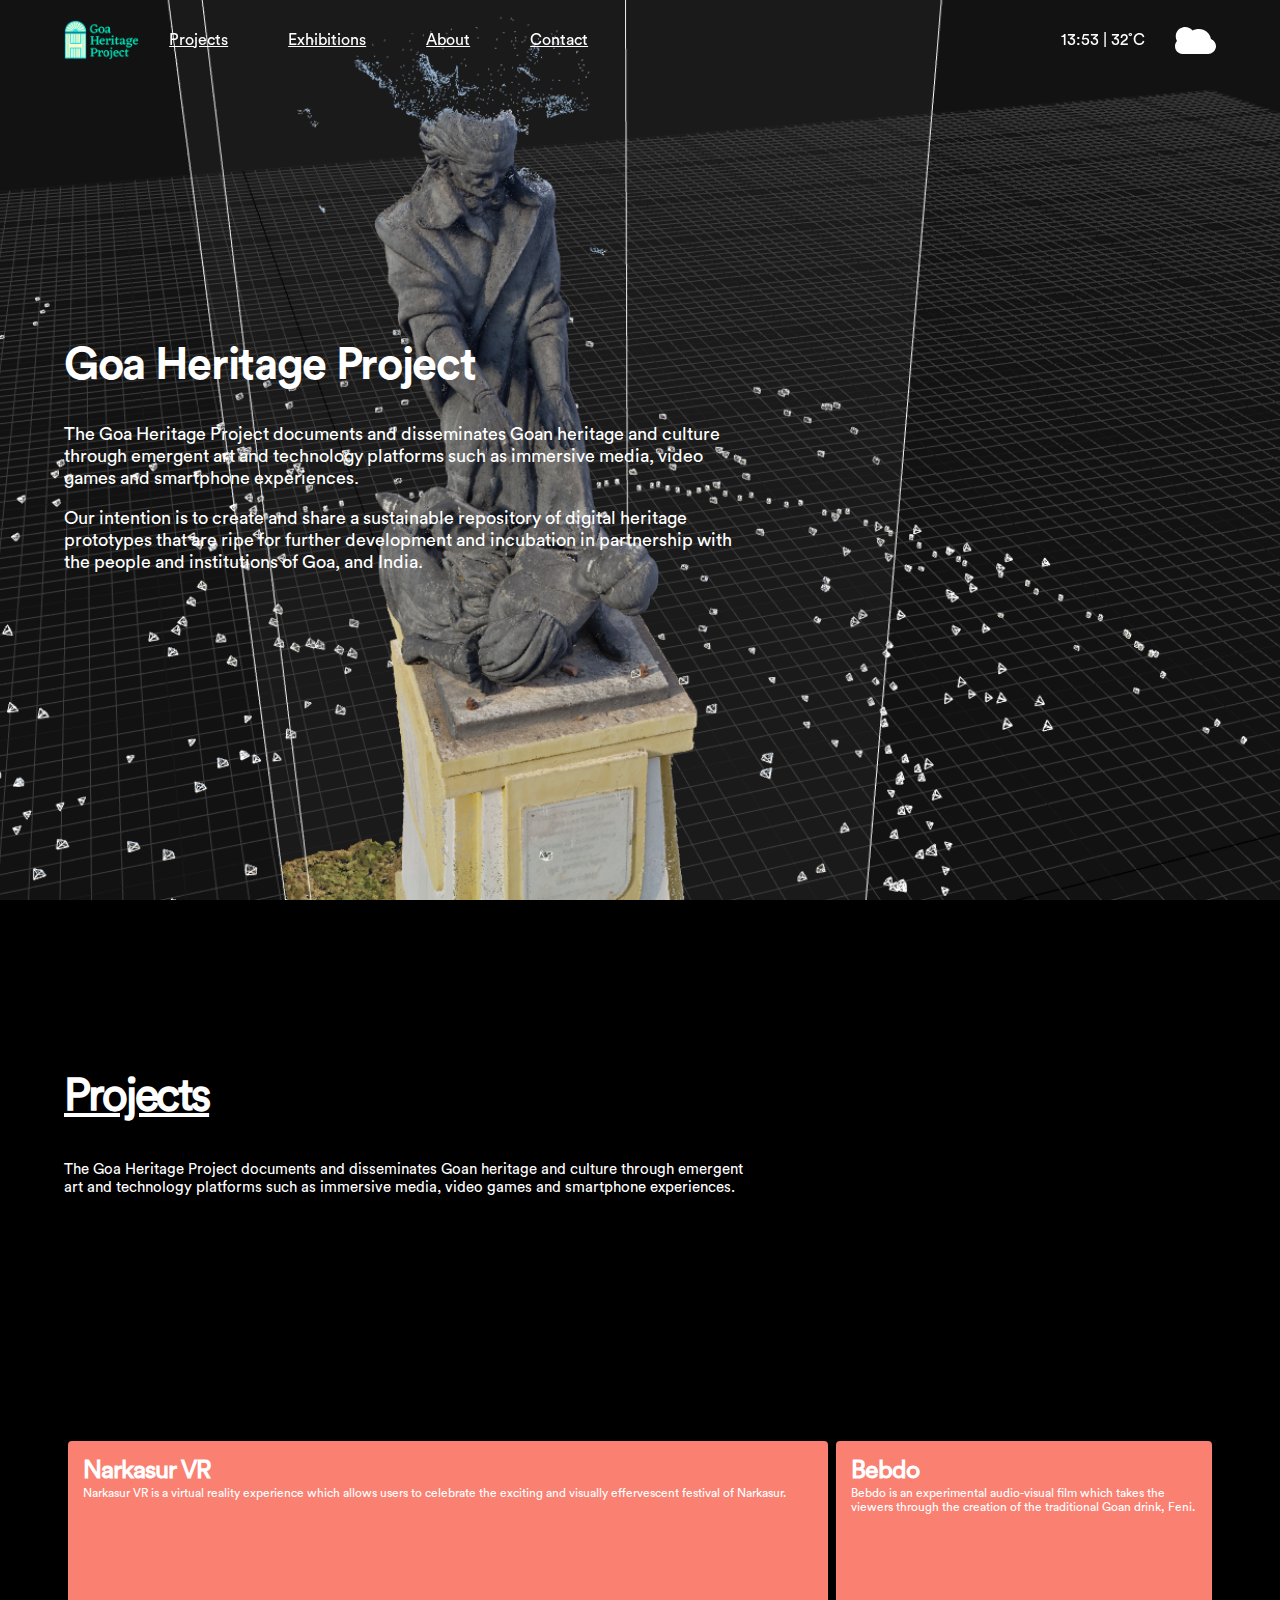
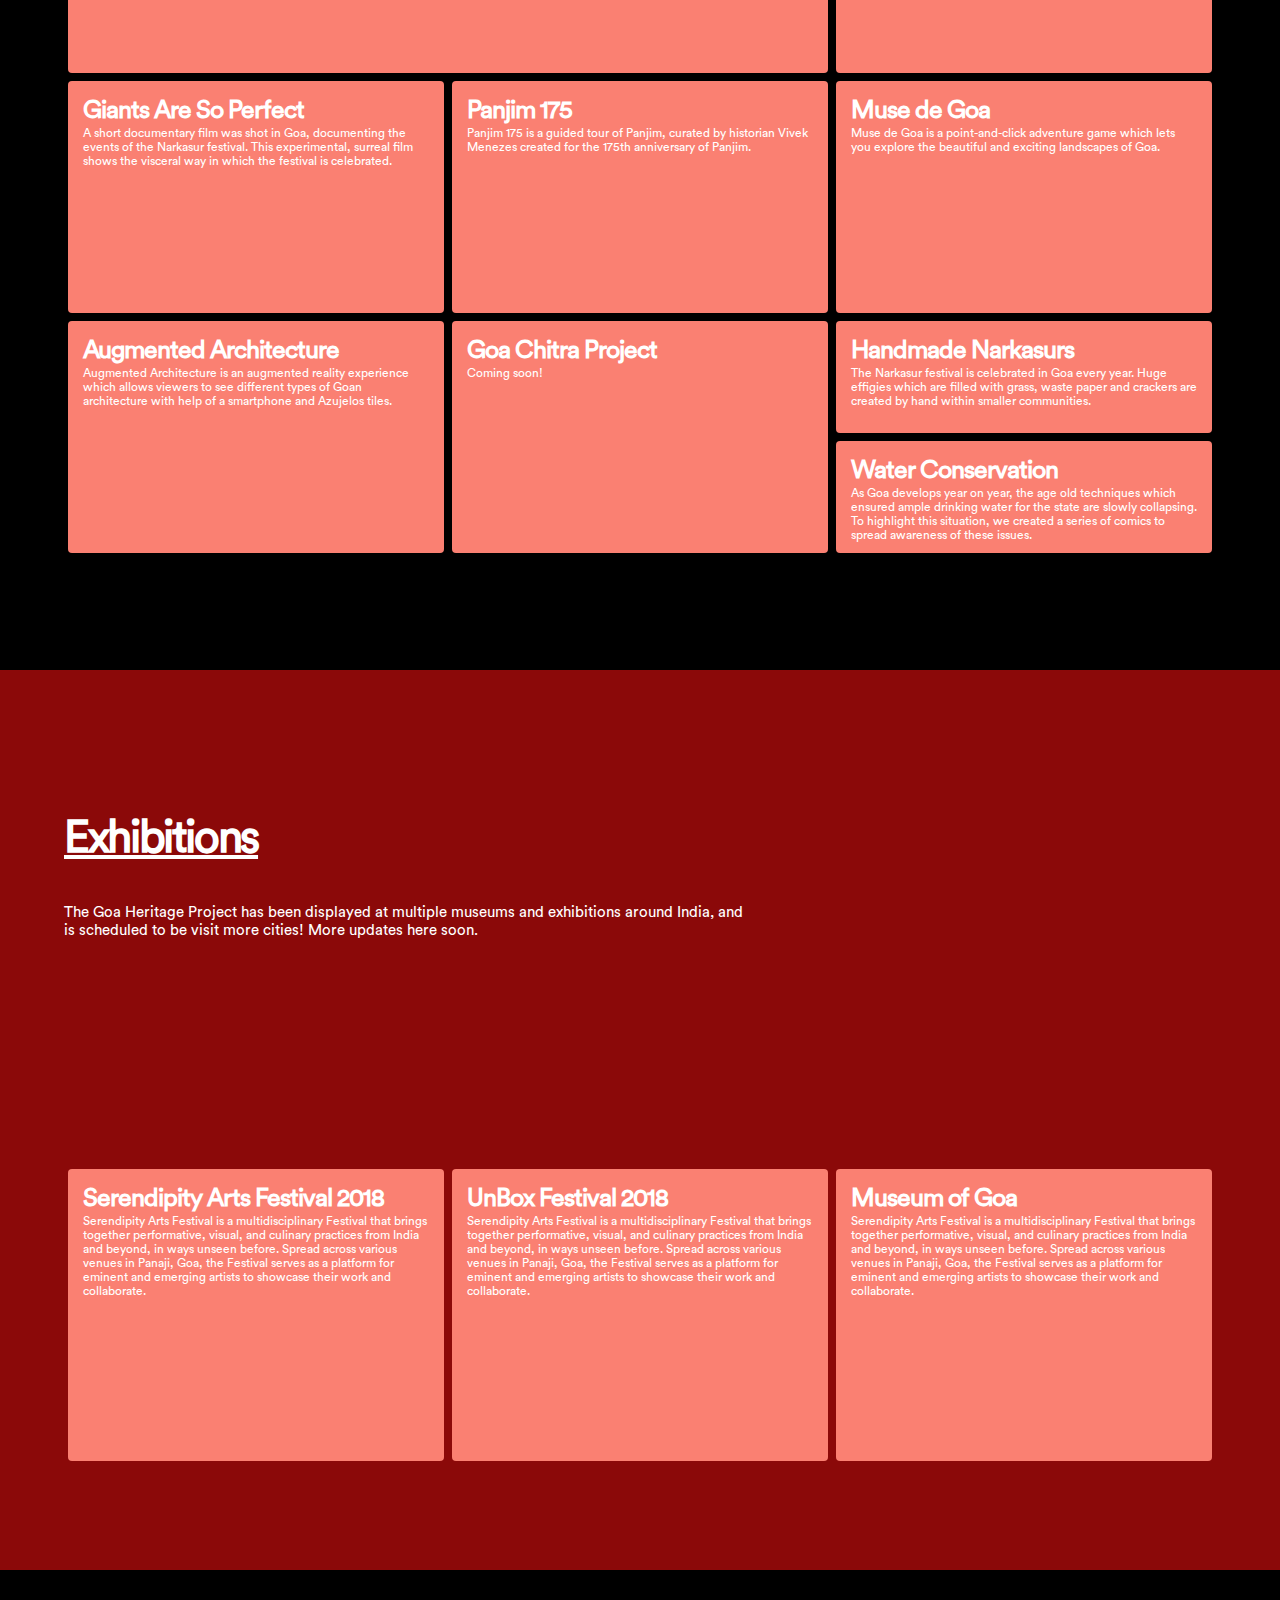
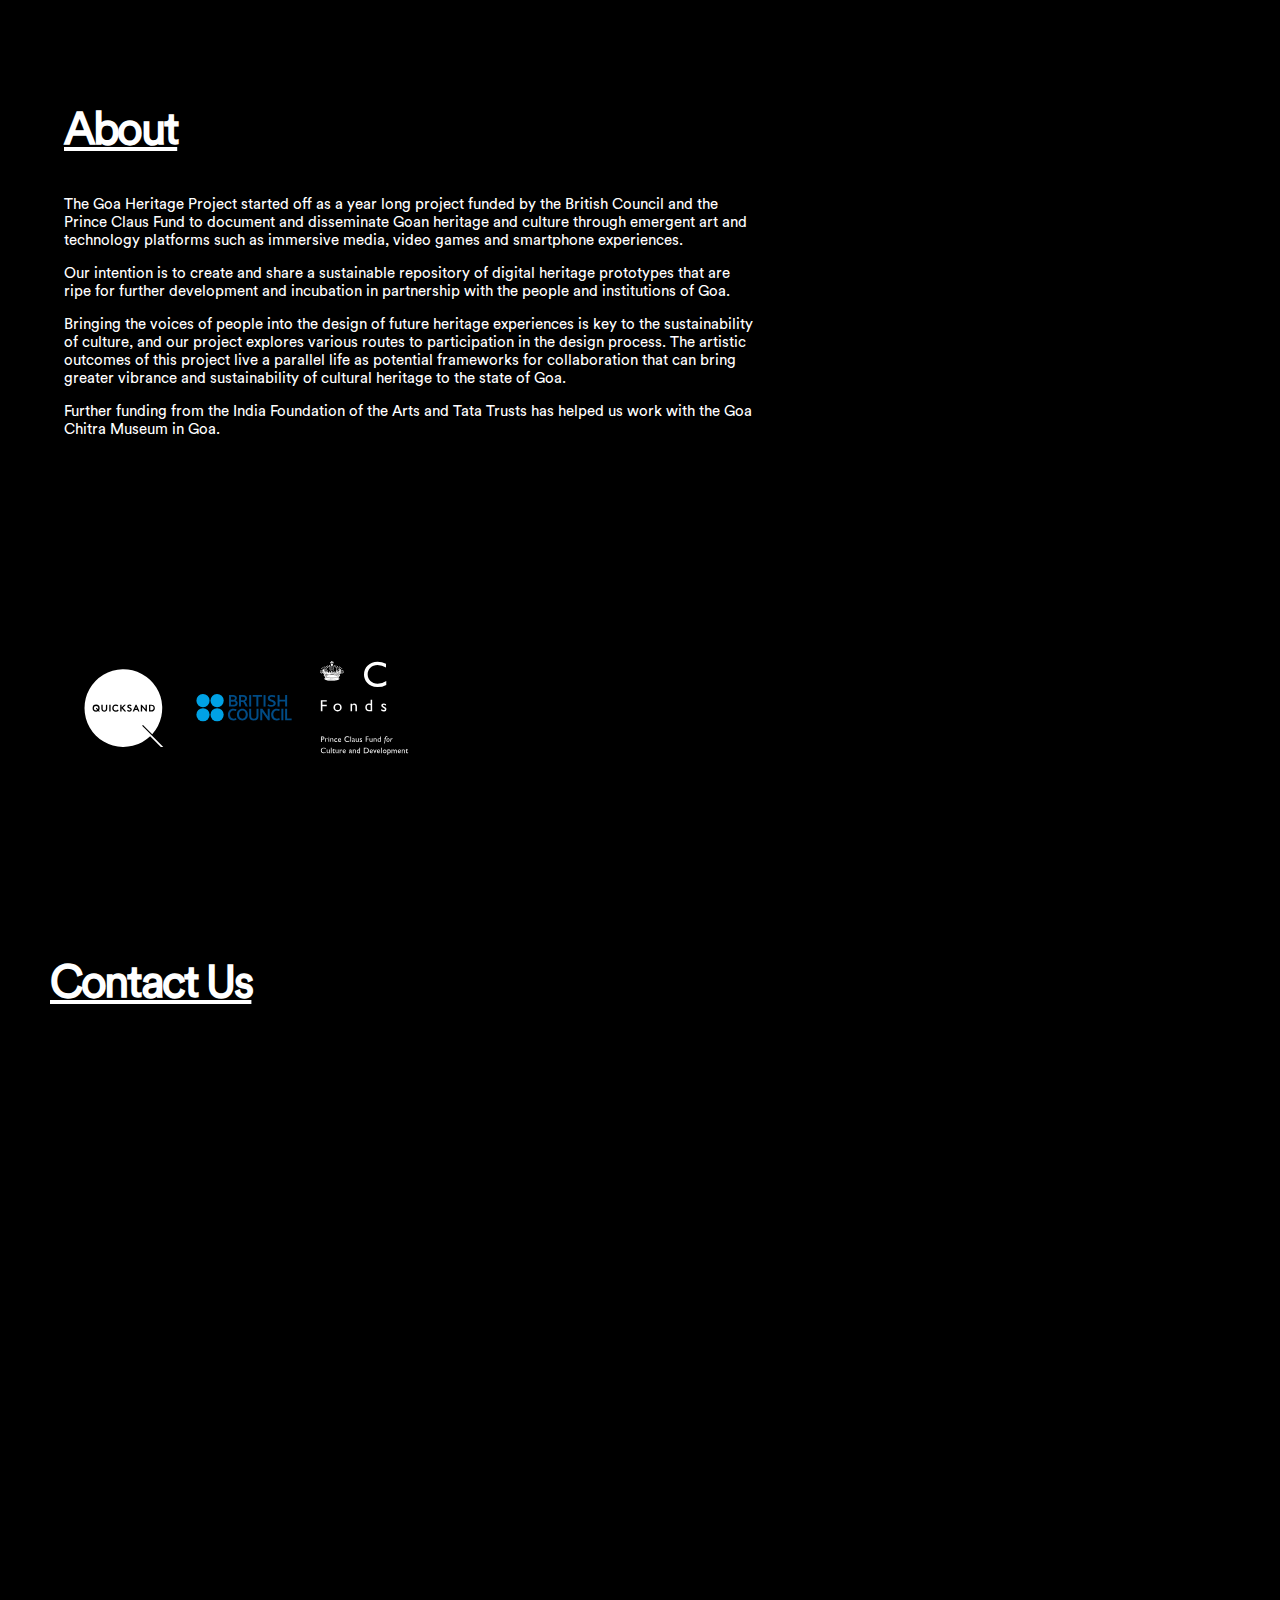
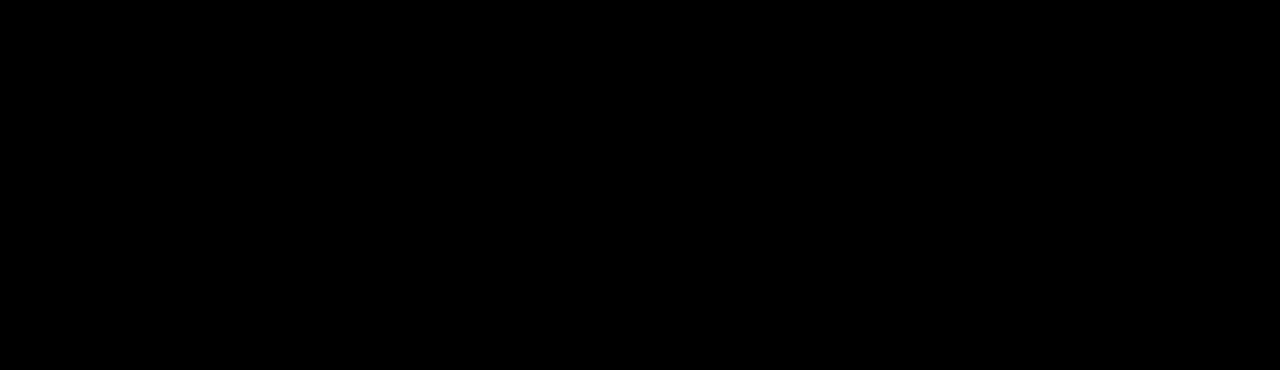
<file: index.html>
<!DOCTYPE html>
<html lang="en">
<head>
	<meta charset="utf-8">
	
	<meta http-equiv="x-ua-compatible" content="ie=edge">
	
	<title>Goa Heritage Project</title>
	
	<meta name="description" content="">
	
	<meta name="viewport" content="width=device-width, initial-scale=1.0">
		
	<!--	<script src="" type="text/javascript"></script>-->
		  <link rel="stylesheet" href="home.css">
</head>
<body>
	<div class="navigation">
		<div class="navigation-container">
			<div class="navbar">
				<img src="ghp_logo.png" class="logo" /></a>
				<a href="#" class="w-nav-link">Projects</a>
				<a href="#" class="w-nav-link">Exhibitions</a>
				<a href="#" class="w-nav-link">About</a>
				<a href="#" class="w-nav-link">Contact</a></div>
			
			<div class="temp"><a href="#" class="w-nav-link">13:53	 	| 	32˚C</a>
				
				<svg width="41px" height="27px" viewBox="0 0 41 27" version="1.1" xmlns="http://www.w3.org/2000/svg" xmlns:xlink="http://www.w3.org/1999/xlink" class="cloud">
					<g id="Page-1" stroke="none" stroke-width="0" fill="none" fill-rule="evenodd">
						<g id="Desktop-HD-Copy" transform="translate(-1298.000000, -45.000000)" fill="#FFFFFF" fill-rule="nonzero">
							<g id="Group-2" transform="translate(79.000000, 18.000000)">
								<path d="M1255.00254,38.8856057 C1254.16754,35.0202315 1251.54136,31.7720954 1247.91732,30.1224064 C1244.29328,28.4727173 1240.09639,28.6149443 1236.59448,30.5061229 C1233.50047,26.6952392 1227.9746,25.8744179 1223.88958,28.6189178 C1219.80455,31.3634176 1218.52669,36.7552835 1220.95157,41.0157173 C1218.91891,43.3213877 1218.42833,46.5898662 1219.69582,49.3822269 C1220.96332,52.1745875 1223.75635,53.9785766 1226.84531,54 L1252.12678,54 C1255.91486,53.9866938 1259.1603,51.3100553 1259.86237,47.6201588 C1260.56443,43.9302622 1258.52551,40.2657132 1255.00254,38.8856057 L1255.00254,38.8856057 Z" id="Path"></path>
							</g>
						</g>
					</g>
				</svg>
			</div>
		</div>
	</div>
	
	<!--Top Section-->
	
	<div class="top-section">
		<div class="top-container">
			<div class="top-text-container">
				<h1>Goa Heritage Project</h1>
				
				<p class="regular">The Goa Heritage Project documents and disseminates Goan heritage and culture through emergent art and technology platforms such as immersive media, video games and smartphone experiences.</p>
				
				<p class="strong">Our intention is to create and share a sustainable repository of digital heritage prototypes that are ripe for further development and incubation in partnership with the people and institutions of Goa, and India.</p>
			</div>
		</div>
	</div>
	
	<!--Projects Section-->
	
	<div class="project-section">
		<div class="project-container">
			<div class="project-text-container">
				<h2>Projects</h2>
				
				<p>The Goa Heritage Project documents and disseminates Goan heritage and culture through emergent art and technology platforms such as immersive media, video games and smartphone experiences.</p>
			</div>
			
			<div class="project-grid">
				<div class="project1">
					<div class="proj-title">
						<h2>Narkasur VR</h2>
						
						<p>Narkasur VR is a virtual reality experience which allows users to celebrate the exciting and visually effervescent festival of Narkasur.</p>
					</div>
				</div>
				
				<div class="project2">
					<div class="proj-title">
						<h2>Giants Are So Perfect</h2>
						
						<p>A short documentary film was shot in Goa, documenting the events of the Narkasur festival. This experimental, surreal film shows the visceral way in which the festival is celebrated.</p>
					</div>
				</div>
				
				<div class="project3">
					<div class="proj-title">
						<h2>Bebdo</h2>
						
						<p>Bebdo is an experimental audio-visual film which takes the viewers through the creation of the traditional Goan drink, Feni.</p>
					</div>
				</div>
				
				<div class="project4">
					<div class="proj-title">
						<h2>Panjim 175</h2>
						
						<p>Panjim 175 is a guided tour of Panjim, curated by historian Vivek Menezes created for the 175th anniversary of Panjim.</p>
					</div>
				</div>
				
				<div class="project5">
					<div class="proj-title">
						<h2>Muse de Goa</h2>
						
						<p>Muse de Goa is a point-and-click adventure game which lets you explore the beautiful and exciting landscapes of Goa.</p>
					</div>
				</div>
				
				<div class="project6">
					<div class="proj-title">
						<h2>Handmade Narkasurs</h2>
						
						<p>The Narkasur festival is celebrated in Goa every year. Huge effigies which are filled with grass, waste paper and crackers are created by hand within smaller communities.</p>
					</div>
				</div>
				
				<div class="project7">
					<div class="proj-title">
						<h2>Augmented Architecture</h2>
						
						<p>Augmented Architecture is an augmented reality experience which allows viewers to see different types of Goan architecture with help of a smartphone and Azujelos tiles.</p>
					</div>
				</div>
				
				<div class="project8">
					<div class="proj-title">
						<h2>Goa Chitra Project</h2>
						
						<p>Coming soon!</p>
					</div>
				</div>
				
				<div class="project9">
					<div class="proj-title">
						<h2>Water Conservation</h2>
						
						<p>As Goa develops year on year, the age old techniques which ensured ample drinking water for the state are slowly collapsing. To highlight this situation, we created a series of comics to spread awareness of these issues.</p>
					</div>
				</div>
			</div>
		</div>
	</div>
	
	<div class="exhibition-section">
		<div class="exhibition-container">
			<div class="project-text-container">
				<h2>Exhibitions</h2>
				
				<p>The Goa Heritage Project has been displayed at multiple museums and exhibitions around India, and is scheduled to be visit more cities! More updates here soon.</p>
			</div>
			
			<div class="exhib-grid">
				<div class="exhib1">
					<div class="exhib-title">
						<h2>Serendipity Arts Festival 2018</h2>
						
						<p>Serendipity Arts Festival is a multidisciplinary Festival that brings together performative, visual, and culinary practices from India and beyond, in ways unseen before. Spread across various venues in Panaji, Goa, the Festival serves as a platform for eminent and emerging artists to showcase their work and collaborate.</p>
					</div>
				</div>
				
				<div class="exhib2">
					<div class="exhib-title">
						<h2>UnBox Festival 2018</h2>
						
						<p>Serendipity Arts Festival is a multidisciplinary Festival that brings together performative, visual, and culinary practices from India and beyond, in ways unseen before. Spread across various venues in Panaji, Goa, the Festival serves as a platform for eminent and emerging artists to showcase their work and collaborate.</p>
					</div>
				</div>
				
				<div class="exhib3">
					<div class="exhib-title">
						<h2>Museum of Goa</h2>
						
						<p>Serendipity Arts Festival is a multidisciplinary Festival that brings together performative, visual, and culinary practices from India and beyond, in ways unseen before. Spread across various venues in Panaji, Goa, the Festival serves as a platform for eminent and emerging artists to showcase their work and collaborate.</p>
					</div>
				</div>
			</div>
		</div>
	</div>
	
	<div class="about-section">
		<div class="about-container">
			<div class="project-text-container">
				<h2>About</h2>
				
				<p>The Goa Heritage Project started off as a year long project funded by the British Council and the Prince Claus Fund to document and disseminate Goan heritage and culture through emergent art and technology platforms such as immersive media, video games and smartphone experiences.</p>
				
				<p>Our intention is to create and share a sustainable repository of digital heritage prototypes that are ripe for further development and incubation in partnership with the people and institutions of Goa.</p>
				
				<p>Bringing the voices of people into the design of future heritage experiences is key to the sustainability of culture, and our project explores various routes to participation in the design process. The artistic outcomes of this project live a parallel life as potential frameworks for collaboration that can bring greater vibrance and sustainability of cultural heritage to the state of Goa.</p>
				
				<p>Further funding from the India Foundation of the Arts and Tata Trusts has helped us work with the Goa Chitra Museum in Goa.</p>
			</div>
			<div class="about-logos">
				<a href="#"><img src="qs.svg" alt="" /></a>
				<a href="#"><img src="britishcouncil.svg" alt="" /></a>
				<a href="#"><img src="pcf.svg" alt="" /></a>
				
			</div>
		</div>
		
	</div>
	
	<div class="contact-section">
		<div class="contact-container">
			<h2>Contact Us</h2>
		</div>
	</div>
</body>
</html>
</file>
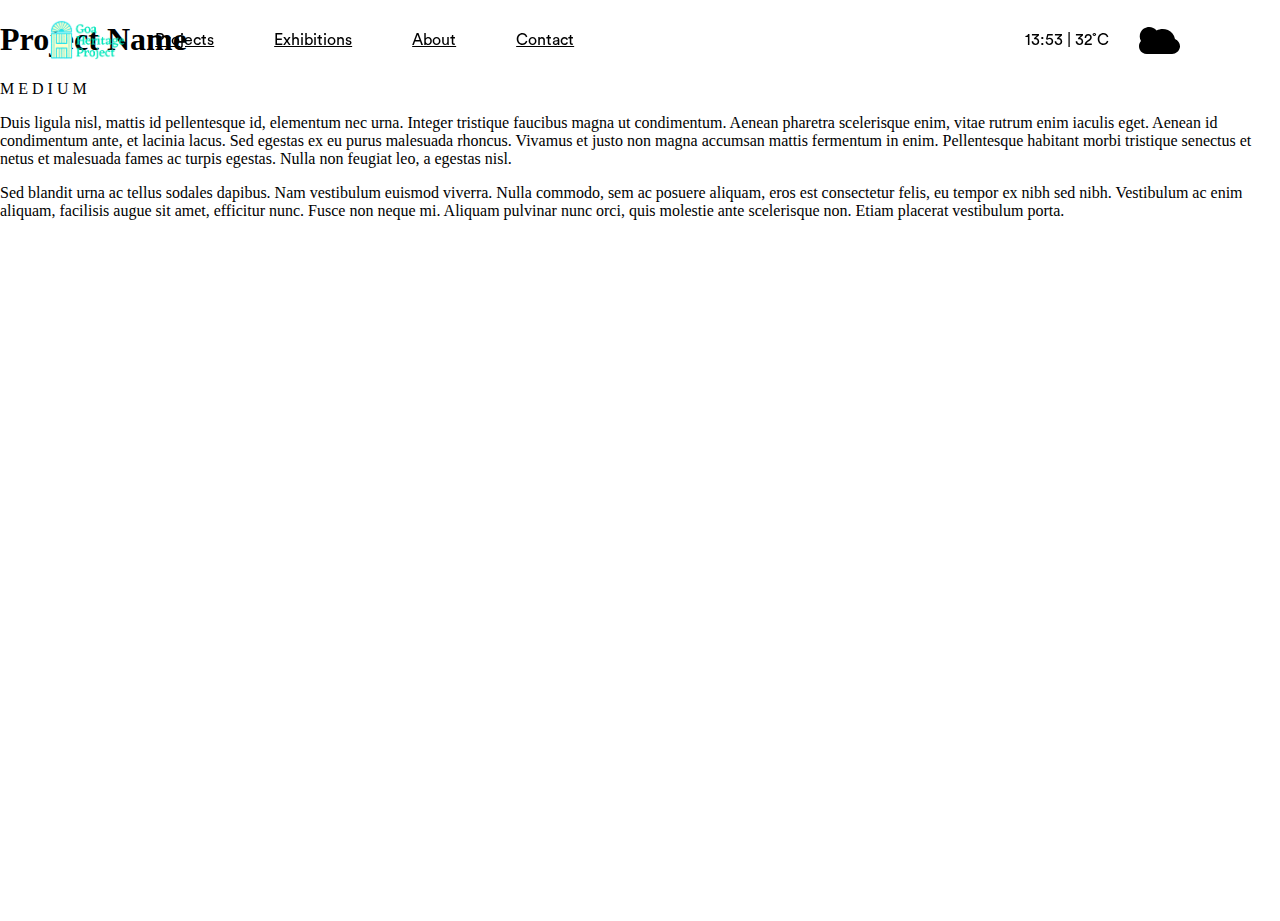
<file: projectpage.html>
<!DOCTYPE html>
<html lang="en">
<head>
	<meta charset="utf-8">
	
	<meta http-equiv="x-ua-compatible" content="ie=edge">
	
	<title>Project Page</title>
	
	<meta name="description" content="">
	
	<meta name="viewport" content="width=device-width, initial-scale=1.0">
		
	<!--	<script src="" type="text/javascript"></script>-->
		  <link rel="stylesheet" href="project.css">
</head>
<body>
	<div class="navigation">
		<div class="navigation-container">
			<div class="navbar">
				<img src="ghp_logo.png" class="logo" /></a>
				<a href="#" class="w-nav-link">Projects</a>
				<a href="#" class="w-nav-link">Exhibitions</a>
				<a href="#" class="w-nav-link">About</a>
				<a href="#" class="w-nav-link">Contact</a></div>
			
			<div class="temp"><a href="#" class="w-nav-link">13:53	 	| 	32˚C</a>
				
				<svg width="41px" height="27px" viewBox="0 0 41 27" version="1.1" xmlns="http://www.w3.org/2000/svg" xmlns:xlink="http://www.w3.org/1999/xlink" class="cloud">
					<g id="Page-1" stroke="none" stroke-width="0" fill="black" fill-rule="evenodd">
						<g id="Desktop-HD-Copy" transform="translate(-1298.000000, -45.000000)" fill="#000000" fill-rule="nonzero">
							<g id="Group-2" transform="translate(79.000000, 18.000000)">
								<path d="M1255.00254,38.8856057 C1254.16754,35.0202315 1251.54136,31.7720954 1247.91732,30.1224064 C1244.29328,28.4727173 1240.09639,28.6149443 1236.59448,30.5061229 C1233.50047,26.6952392 1227.9746,25.8744179 1223.88958,28.6189178 C1219.80455,31.3634176 1218.52669,36.7552835 1220.95157,41.0157173 C1218.91891,43.3213877 1218.42833,46.5898662 1219.69582,49.3822269 C1220.96332,52.1745875 1223.75635,53.9785766 1226.84531,54 L1252.12678,54 C1255.91486,53.9866938 1259.1603,51.3100553 1259.86237,47.6201588 C1260.56443,43.9302622 1258.52551,40.2657132 1255.00254,38.8856057 L1255.00254,38.8856057 Z" id="Path"></path>
							</g>
						</g>
					</g>
				</svg>
			</div>
		</div>
	</div>
	<div class="main-container">
		<div class="header">
			<h1>Project Name</h1>
			<p>M E D I U M</p>
		</div>
		<div class="content">
			<p>Duis ligula nisl, mattis id pellentesque id, elementum nec urna. Integer tristique faucibus magna ut condimentum. Aenean pharetra scelerisque enim, vitae rutrum enim iaculis eget. Aenean id condimentum ante, et lacinia lacus. Sed egestas ex eu purus malesuada rhoncus. Vivamus et justo non magna accumsan mattis fermentum in enim. Pellentesque habitant morbi tristique senectus et netus et malesuada fames ac turpis egestas. Nulla non feugiat leo, a egestas nisl.</p>
			<p>Sed blandit urna ac tellus sodales dapibus. Nam vestibulum euismod viverra. Nulla commodo, sem ac posuere aliquam, eros est consectetur felis, eu tempor ex nibh sed nibh. Vestibulum ac enim aliquam, facilisis augue sit amet, efficitur nunc. Fusce non neque mi. Aliquam pulvinar nunc orci, quis molestie ante scelerisque non. Etiam placerat vestibulum porta.</p>
		</div>
	</div>
	
</body>
</file>
<file: home.css>
@font-face {
font-family: "CircularBook";
src: url('fonts/CircularStd-Book.otf') format("opentype");
}

@font-face {
font-family: "CircularBold";
src: url('fonts/CircularStd-Bold.otf') format("opentype");
}

body {
	width: 100%;
	margin: 0;
	padding: 0;
	background-color: black;
}

body h2 {
	font-family: CircularBook;
	text-decoration: underline;
	font-size: 45px;
	color: #FFFFFF;
	letter-spacing: -2.36px;
}

.navigation {
	width: 100%;
	margin-left: auto;
	margin-right: auto;
	top: 0;
	/*left: 0;*/
	position: fixed;
	background-color: rgba(0, 0, 0, 0.0);
	height: 40px;
	display: flex;
	justify-content: center;
}

.navigation-container {
	height: 100%;
	width: 90%;
	padding: 20px 50px 20px 50px;
	display: flex;
	flex-direction: row;
	justify-content: space-between;
	align-items: center;
}

.logo {
	height: 100%;
}

.navbar {
	height: 100%;
	display: flex;
	align-items: center;
}

.temp {
	display: flex;
	align-items: center;
}

.temp a {
	text-decoration: none;
}

a {
	padding: 30px;
	font-family: CircularBook;
	color: white;
	text-decoration: underline;
}

.top-section {
	vertical-align: top;
	margin: 0 auto 20px auto;
	top: 0;
	height: 100vh;
	width: 100%;
	display: flex;
	padding: 0 0 0 0;
	align-items: center;
	align-content: center;
	justify-content: center;
	/*padding: 150px 50px 150px 50px;*/
	background: url(2.PNG) no-repeat center scroll rgba(0, 0, 0, 0.84);
	background-size: cover;
}
/*
.overlay {
	position: fixed; /* Sit on top of the page content *!/
	display: block;
	width: 100%; /* Full width (cover the whole page) *!/
	height: 100%; /* Full height (cover the whole page) *!/
	top: 0;
	left: 0;
	right: 0;
	bottom: 0;
	background-color: rgba(0,0,0,0.3); /* Black background with opacity *!/
	z-index: 1; /* Specify a stack order in case you're using a different order for other elements *!/
}
*/

.top-container {
	width: 90%;
	margin: auto;
	height: 70%;
	display: flex;
	align-items: center;
}

.top-text-container {
	width: 60%;
}

.top-container h1 {
	font-family: CircularBold;
	font-size: 45px;
	color: #FFFFFF;
	letter-spacing: -1.34px;
}

.top-container p.regular {
	font-family: CircularBook;
	font-size: 18px;
	color: #FFFFFF;
}

.top-container p.strong {
	font-family: CircularBook;
	font-size: 18px;
	color: #FFFFFF;
}

.project-section {
	width: 100%;
	height: 150vh;
	background-color: rgba(0, 0, 0, 0.7);
}

.project-container {
	width: 90%;
	height: 100%;
	margin-left: auto;
	margin-right: auto;
	display: flex;
	flex-direction: column;
	justify-content: space-around;
}

.project-text-container {
	width: 60%;
}

.project-text-container p {
	font-family: CircularBook;
	text-decoration: none;
	font-size: 15px;
	color: #FFFFFF;
}

.project-grid {
	width: 100%;
	display: grid;
	grid-template-columns: repeat(3, 1fr);
	grid-auto-rows: 120px;
	padding: 0px;
}

.proj-title h2 {
	font-family: CircularBook;
	text-decoration: none;
	font-size: 25px;
	color: #FFFFFF;
	letter-spacing: -1px;
	margin: 0;
}

.proj-title p {
	font-family: CircularBook;
	text-decoration: none;
	font-size: 12px;
	color: #FFFFFF;
	margin: 0;
}

.project1 {
	border-radius: 4px;
	margin: 4px;
	padding: 15px;
	background-color: salmon;
	grid-column-start: 1;
	grid-column-end: 3;
	grid-row-start: 1;
	grid-row-end: 3;
}

.project2 {
	border-radius: 4px;
	margin: 4px;
	padding: 15px;
	outline: 2px;
	background-color: salmon;
	grid-column-start: 1;
	grid-row-start: 3;
	grid-row-end: 5;
}

.project3 {
	border-radius: 4px;
	margin: 4px;
	padding: 15px;
	outline: 2px;
	background-color: salmon;
	grid-row-start: 1;
	grid-row-end: 3;
}

.project4 {
	border-radius: 4px;
	margin: 4px;
	padding: 15px;
	outline: 2px;
	background-color: salmon;
	grid-row-start: 3;
	grid-row-end: 5;
}

.project5 {
	border-radius: 4px;
	margin: 4px;
	padding: 15px;
	outline: 2px;
	background-color: salmon;
	grid-row-start: 3;
	grid-row-end: 5;
}

.project6 {
	border-radius: 4px;
	margin: 4px;
	padding: 15px;
	outline: 2px;
	background-color: salmon;
}

.project7 {
	border-radius: 4px;
	margin: 4px;
	padding: 15px;
	outline: 2px;
	background-color: salmon;
	grid-row-start: 5;
	grid-row-end: 7;
}

.project8 {
	border-radius: 4px;
	margin: 4px;
	padding: 15px;
	outline: 2px;
	background-color: salmon;
	grid-row-start: 5;
	grid-row-end: 7;
}

.project9 {
	border-radius: 4px;
	margin: 4px;
	padding: 15px;
	outline: 2px;
	background-color: salmon;
}

.exhibition-section {
	background-color: rgba(190, 13, 13, 0.73);
	width: 100%;
	height: 100vh;
	/*	display: flex;
		flex-direction: column;*/
}

.exhibition-container {
	width: 90%;
	height: 100%;
	margin-left: auto;
	margin-right: auto;
	display: flex;
	flex-direction: column;
	justify-content: space-around;
}

.exhib-grid {
	width: 100%;
	display: grid;
	grid-template-columns: repeat(3, 1fr);
	grid-auto-rows: 300px;
}

.exhib-title h2 {
	font-family: CircularBook;
	text-decoration: none;
	font-size: 25px;
	color: #FFFFFF;
	letter-spacing: -1px;
	margin: 0;
}

.exhib-title p {
	font-family: CircularBook;
	text-decoration: none;
	font-size: 12px;
	color: #FFFFFF;
	margin: 0;
}

.exhib1 {
	padding: 15px;
	margin: 4px;
	border-radius: 4px;
	background-color: salmon;
}

.exhib2 {
	padding: 15px;
	margin: 4px;
	border-radius: 4px;
	background-color: salmon;
}

.exhib3 {
	padding: 15px;
	margin: 4px;
	border-radius: 4px;
	background-color: salmon;
}
.about-section {
	background-color: rgba(0, 0, 0, 0.74);
	width: 100%;
	height: 100vh;
}

.about-container {
	width: 90%;
	height: 100%;
	margin-left: auto;
	margin-right: auto;
	display: flex;
	flex-direction: column;
	justify-content: space-around;
}

.about-logos {
	width: 100%;
	display: flex;
	align-items: center;
	align-content: center;
	flex-direction: row;
	margin: 0;
	
}

.about-logos a {
	margin: 0;
	padding: 0;
}
.about-logos img {
	width: 120px;
	height: auto;
	margin: 0;
}

.contact-section {
	vertical-align: top;
	top: 0;
	margin: 0;
	background-color: rgba(0, 0, 0, 0.10);
	width: 100%;
	height: 100vh;
	display: flex;
	padding: 50px 50px 150px 50px;
}

.contact-container {
	width: 80%;
	display: flex;
	flex-direction: column;
}
/*___________________________________________________*/









/*html {
	background-color: white;
	scroll-behavior: smooth;
}



.n_proj {
	display: block;
	float: left;
	position: relative;
	height: 24%;
	width: 19.8%;
	border: 0.5px solid #ffffff;
}

.name {
	display: block;
	color: #fff;
	font-family: hk_groteskbold;
	font-weight: 700;
	position: absolute;
	top: 10px;
	left: 10px;
	font-size: 17px;
}

.desc {
	padding: 10px;
	text-decoration: none;
	top: 55%;
	font-family: hk_grotesklight;
	transform-origin: center;
	cursor: pointer;
	position: absolute;
	font-size: 12px;
	color: #AFF9AF;
}

.section {
	width: 100vw;
	padding-top: 80px;
	height: 100vh;
	background-color: salmon;
	color: white;
	font-family: hk_grotesklight;
}

.section img {
	max-width: 350px;
}

.footer {
	background-color: teal;
	display: flex;
	align-items: center;
	justify-content: center;
	font-family: hk_grotesklight;
	font-size: 15px;
}*!/*/
</file>
<file: project.css>
@font-face {
font-family: "CircularBook";
src: url('fonts/CircularStd-Book.otf') format("opentype");
}

@font-face {
font-family: "CircularBold";
src: url('fonts/CircularStd-Bold.otf') format("opentype");
}

html, body {
	width: 100%;
	height: 100%;
	margin: 0;
	padding: 0;
}

.navigation {
	top: 0;
	left: 0;
	position: fixed;
	width: 100%;
	background-color: rgba(0, 0, 0, 0.0);
	height: 40px;
	
}

.navigation-container {
	
	height: 100%;
	padding: 20px 50px 20px 50px;
	display: flex;
	flex-direction: row;
	justify-content: space-between;
	align-items: center;
}

.logo {
	height: 100%;
}

.navbar {
	height: 100%;
	display: flex;
	align-items: center;
}

.temp {
	padding-right: 50px;
	display: flex;
	align-items: center;
}

.temp a {
	text-decoration: none;
}

a {
	padding: 30px;
	font-family: CircularBook;
	color: black;
	text-decoration: underline;
}
</file>
